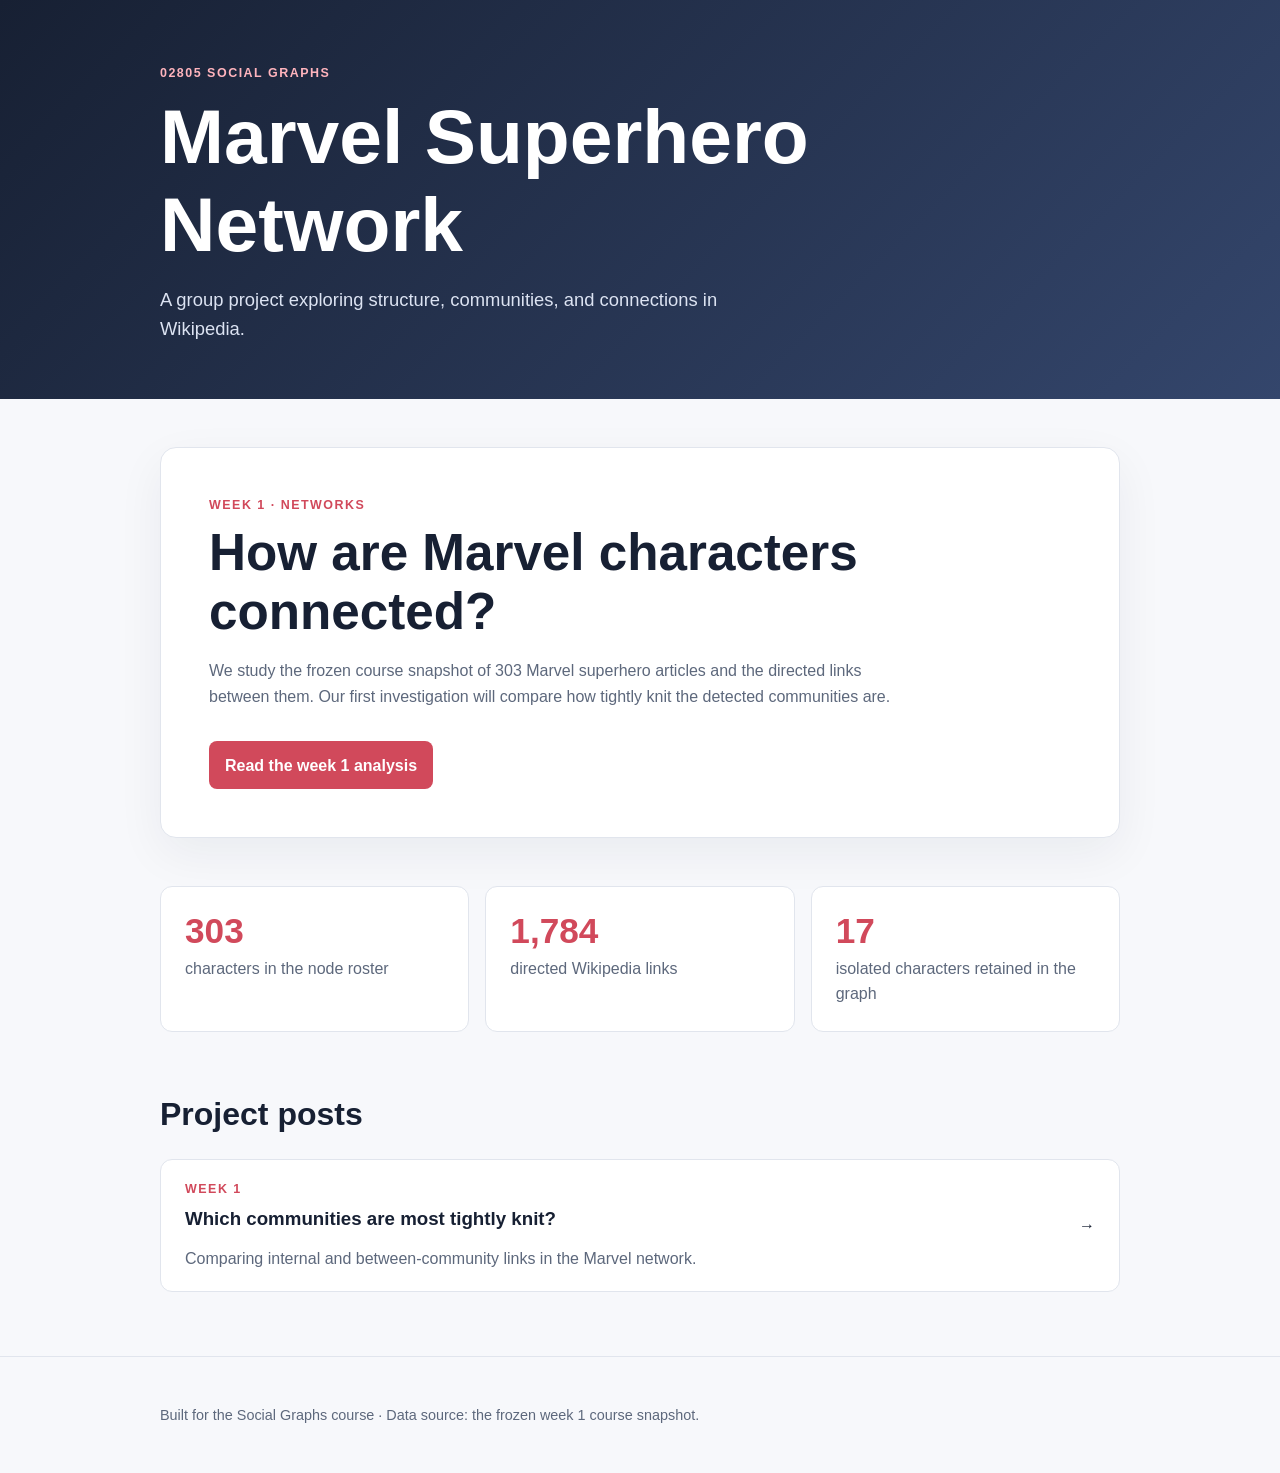
<file: index.html>
<!doctype html>
<html lang="en">
  <head>
    <meta charset="utf-8">
    <meta name="viewport" content="width=device-width, initial-scale=1">
    <meta name="description" content="Social Graphs project: exploring the Marvel superhero Wikipedia network.">
    <title>Marvel Superhero Network | Social Graphs</title>
    <link rel="stylesheet" href="styles.css">
  </head>
  <body>
    <header class="site-header">
      <div class="container">
        <p class="eyebrow">02805 Social Graphs</p>
        <h1>Marvel Superhero Network</h1>
        <p class="subtitle">A group project exploring structure, communities, and connections in Wikipedia.</p>
      </div>
    </header>

    <main class="container">
      <section class="hero">
        <p class="tag">Week 1 · Networks</p>
        <h2>How are Marvel characters connected?</h2>
        <p>
          We study the frozen course snapshot of 303 Marvel superhero articles and
          the directed links between them. Our first investigation will compare
          how tightly knit the detected communities are.
        </p>
        <a class="button" href="posts/week1-communities.html">Read the week 1 analysis</a>
      </section>

      <section class="cards" aria-label="Project overview">
        <article class="card">
          <h3>303</h3>
          <p>characters in the node roster</p>
        </article>
        <article class="card">
          <h3>1,784</h3>
          <p>directed Wikipedia links</p>
        </article>
        <article class="card">
          <h3>17</h3>
          <p>isolated characters retained in the graph</p>
        </article>
      </section>

      <section class="content-section">
        <h2>Project posts</h2>
        <div class="post-link">
          <div>
            <p class="tag">Week 1</p>
            <h3><a href="posts/week1-communities.html">Which communities are most tightly knit?</a></h3>
            <p>Comparing internal and between-community links in the Marvel network.</p>
          </div>
          <span aria-hidden="true">→</span>
        </div>
      </section>
    </main>

    <footer class="site-footer">
      <div class="container">
        <p>Built for the Social Graphs course · Data source: the frozen week 1 course snapshot.</p>
      </div>
    </footer>
  </body>
</html>
</file>
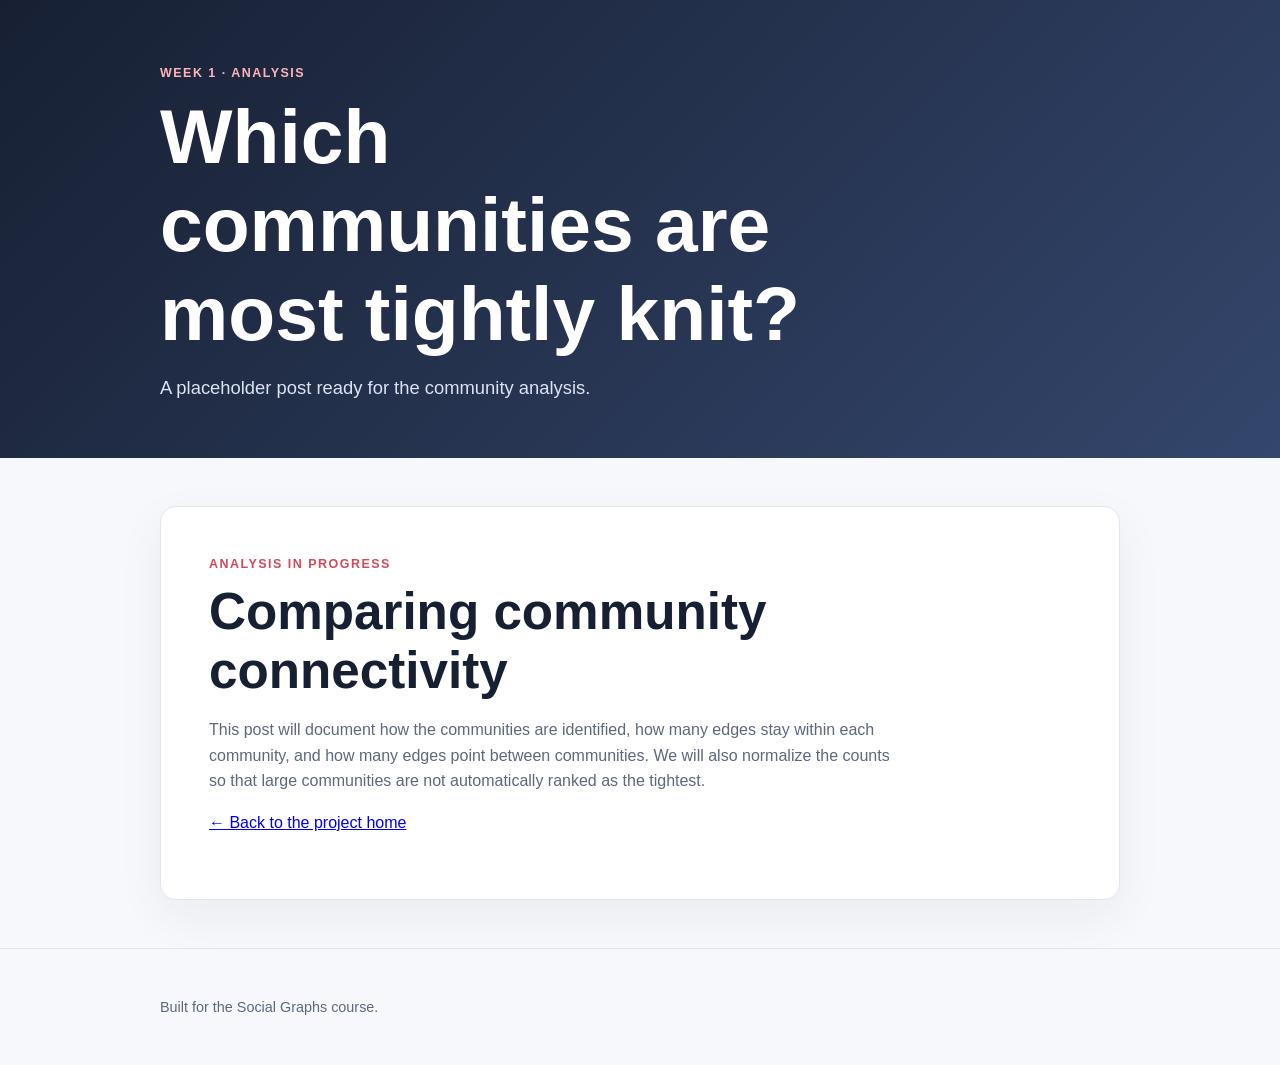
<file: posts/week1-communities.html>
<!doctype html>
<html lang="en">
  <head>
    <meta charset="utf-8">
    <meta name="viewport" content="width=device-width, initial-scale=1">
    <meta name="description" content="Week 1 analysis of communities in the Marvel superhero network.">
    <title>Which Communities Are Most Tightly Knit? | Marvel Superhero Network</title>
    <link rel="stylesheet" href="../styles.css">
  </head>
  <body>
    <header class="site-header">
      <div class="container">
        <p class="eyebrow">Week 1 · Analysis</p>
        <h1>Which communities are most tightly knit?</h1>
        <p class="subtitle">A placeholder post ready for the community analysis.</p>
      </div>
    </header>

    <main class="container">
      <article class="hero">
        <p class="tag">Analysis in progress</p>
        <h2>Comparing community connectivity</h2>
        <p>
          This post will document how the communities are identified, how many
          edges stay within each community, and how many edges point between
          communities. We will also normalize the counts so that large
          communities are not automatically ranked as the tightest.
        </p>
        <p><a href="../index.html">← Back to the project home</a></p>
      </article>
    </main>

    <footer class="site-footer">
      <div class="container">
        <p>Built for the Social Graphs course.</p>
      </div>
    </footer>
  </body>
</html>
</file>
<file: styles.css>
:root {
  --ink: #172033;
  --muted: #5d687c;
  --paper: #f7f8fb;
  --panel: #ffffff;
  --accent: #d1495b;
  --accent-dark: #a93647;
  --line: #e1e5ed;
}

* {
  box-sizing: border-box;
}

body {
  margin: 0;
  color: var(--ink);
  background: var(--paper);
  font-family: -apple-system, BlinkMacSystemFont, "Segoe UI", sans-serif;
  line-height: 1.6;
}

.container {
  width: min(960px, calc(100% - 2rem));
  margin: 0 auto;
}

.site-header {
  padding: 4rem 0 3.5rem;
  color: #fff;
  background: linear-gradient(135deg, #172033, #34466c);
}

.eyebrow,
.tag {
  margin: 0 0 .5rem;
  color: var(--accent);
  font-size: .78rem;
  font-weight: 700;
  letter-spacing: .12em;
  text-transform: uppercase;
}

.site-header .eyebrow {
  color: #ffb4bd;
}

h1,
h2,
h3 {
  line-height: 1.15;
}

h1 {
  max-width: 700px;
  margin: 0;
  font-size: clamp(2.4rem, 7vw, 4.8rem);
}

.subtitle {
  max-width: 620px;
  margin: 1rem 0 0;
  color: #dce3f2;
  font-size: 1.15rem;
}

.hero {
  margin: 3rem 0;
  padding: clamp(1.5rem, 5vw, 3rem);
  background: var(--panel);
  border: 1px solid var(--line);
  border-radius: 1rem;
  box-shadow: 0 1rem 3rem rgba(23, 32, 51, .06);
}

.hero h2 {
  max-width: 680px;
  margin: 0 0 1rem;
  font-size: clamp(2rem, 5vw, 3.2rem);
}

.hero p:not(.tag) {
  max-width: 700px;
  color: var(--muted);
}

.button {
  display: inline-block;
  margin-top: 1rem;
  padding: .7rem 1rem;
  color: #fff;
  background: var(--accent);
  border-radius: .5rem;
  font-weight: 700;
  text-decoration: none;
}

.button:hover {
  background: var(--accent-dark);
}

.cards {
  display: grid;
  grid-template-columns: repeat(3, 1fr);
  gap: 1rem;
  margin-bottom: 4rem;
}

.card {
  padding: 1.5rem;
  background: var(--panel);
  border: 1px solid var(--line);
  border-radius: .75rem;
}

.card h3 {
  margin: 0;
  color: var(--accent);
  font-size: 2.2rem;
}

.card p {
  margin: .25rem 0 0;
  color: var(--muted);
}

.content-section {
  margin-bottom: 4rem;
}

.content-section h2 {
  font-size: 2rem;
}

.post-link {
  display: flex;
  align-items: center;
  justify-content: space-between;
  gap: 1rem;
  padding: 1.25rem 1.5rem;
  background: var(--panel);
  border: 1px solid var(--line);
  border-radius: .75rem;
}

.post-link h3 {
  margin: 0;
}

.post-link a {
  color: var(--ink);
  text-decoration: none;
}

.post-link a:hover {
  color: var(--accent-dark);
}

.post-link p:last-child {
  margin-bottom: 0;
  color: var(--muted);
}

.site-footer {
  padding: 2rem 0;
  color: var(--muted);
  border-top: 1px solid var(--line);
  font-size: .9rem;
}

@media (max-width: 640px) {
  .cards {
    grid-template-columns: 1fr;
  }
}
</file>
